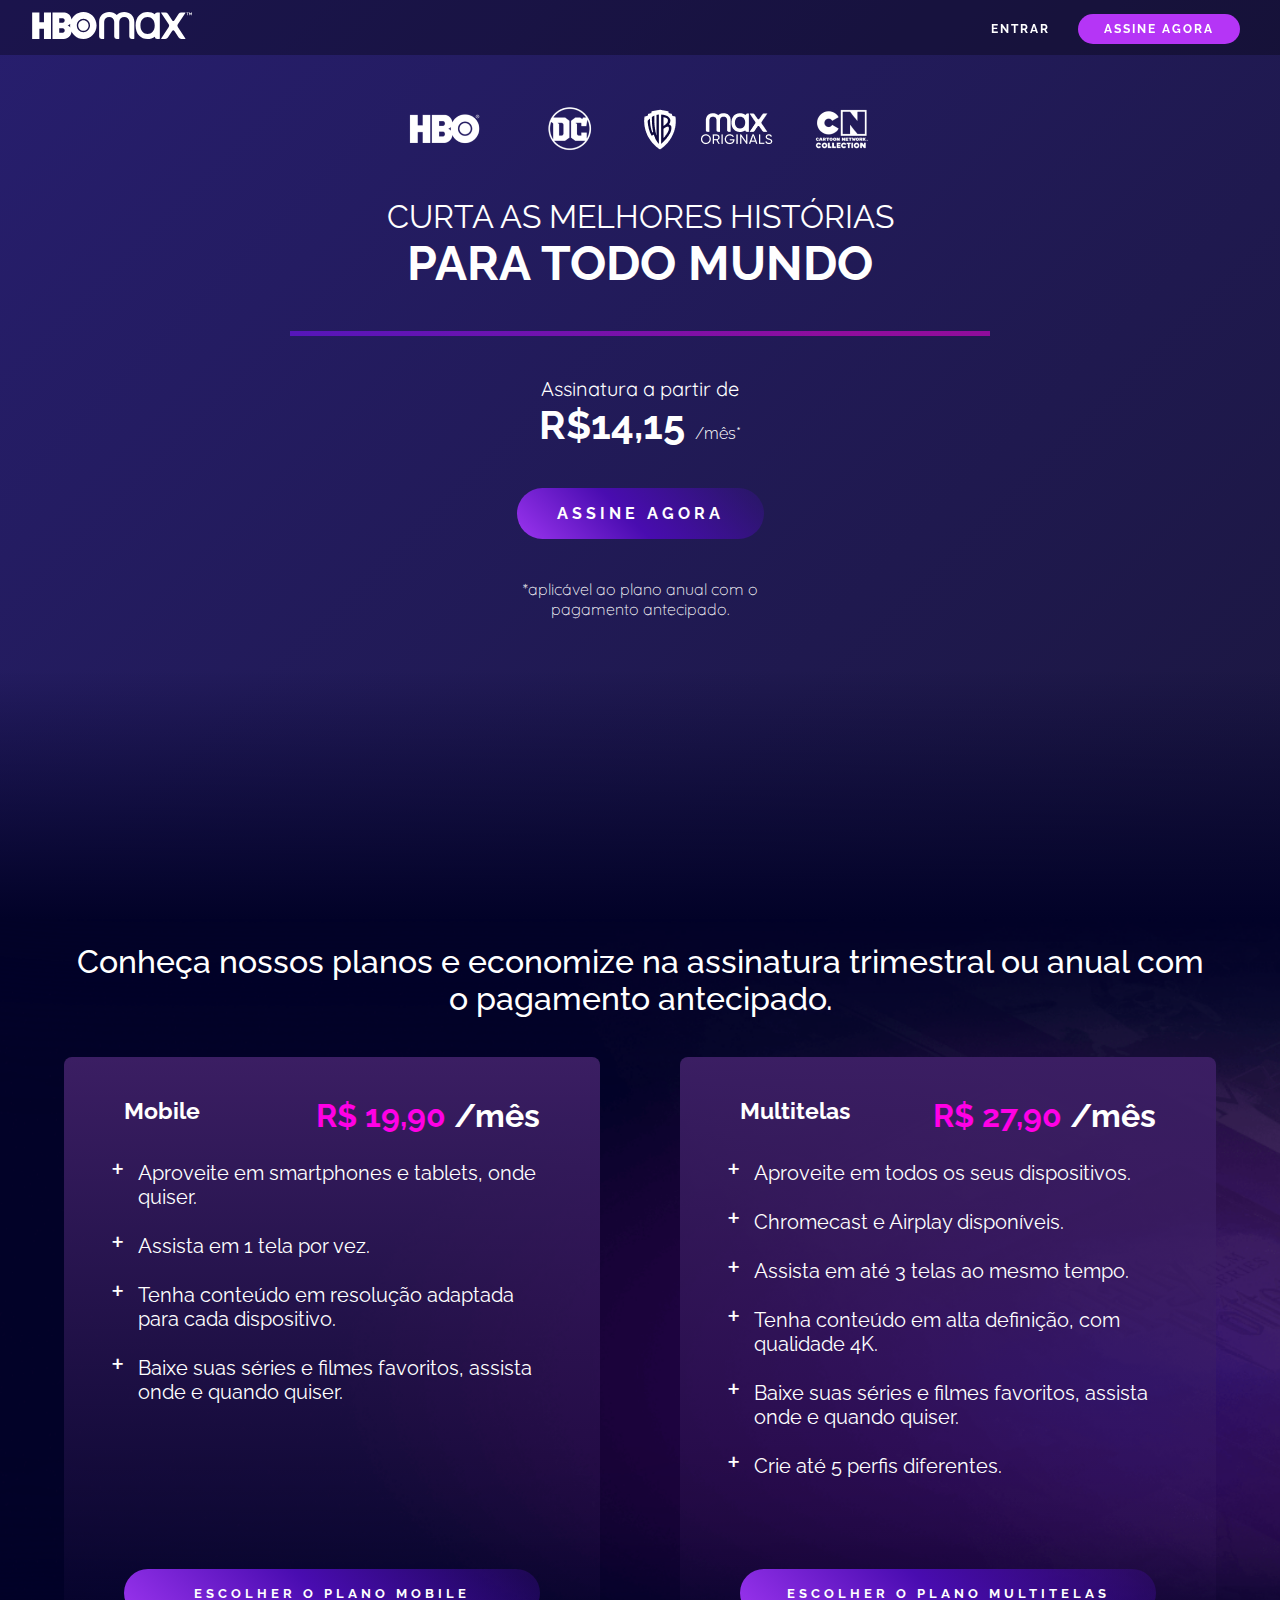
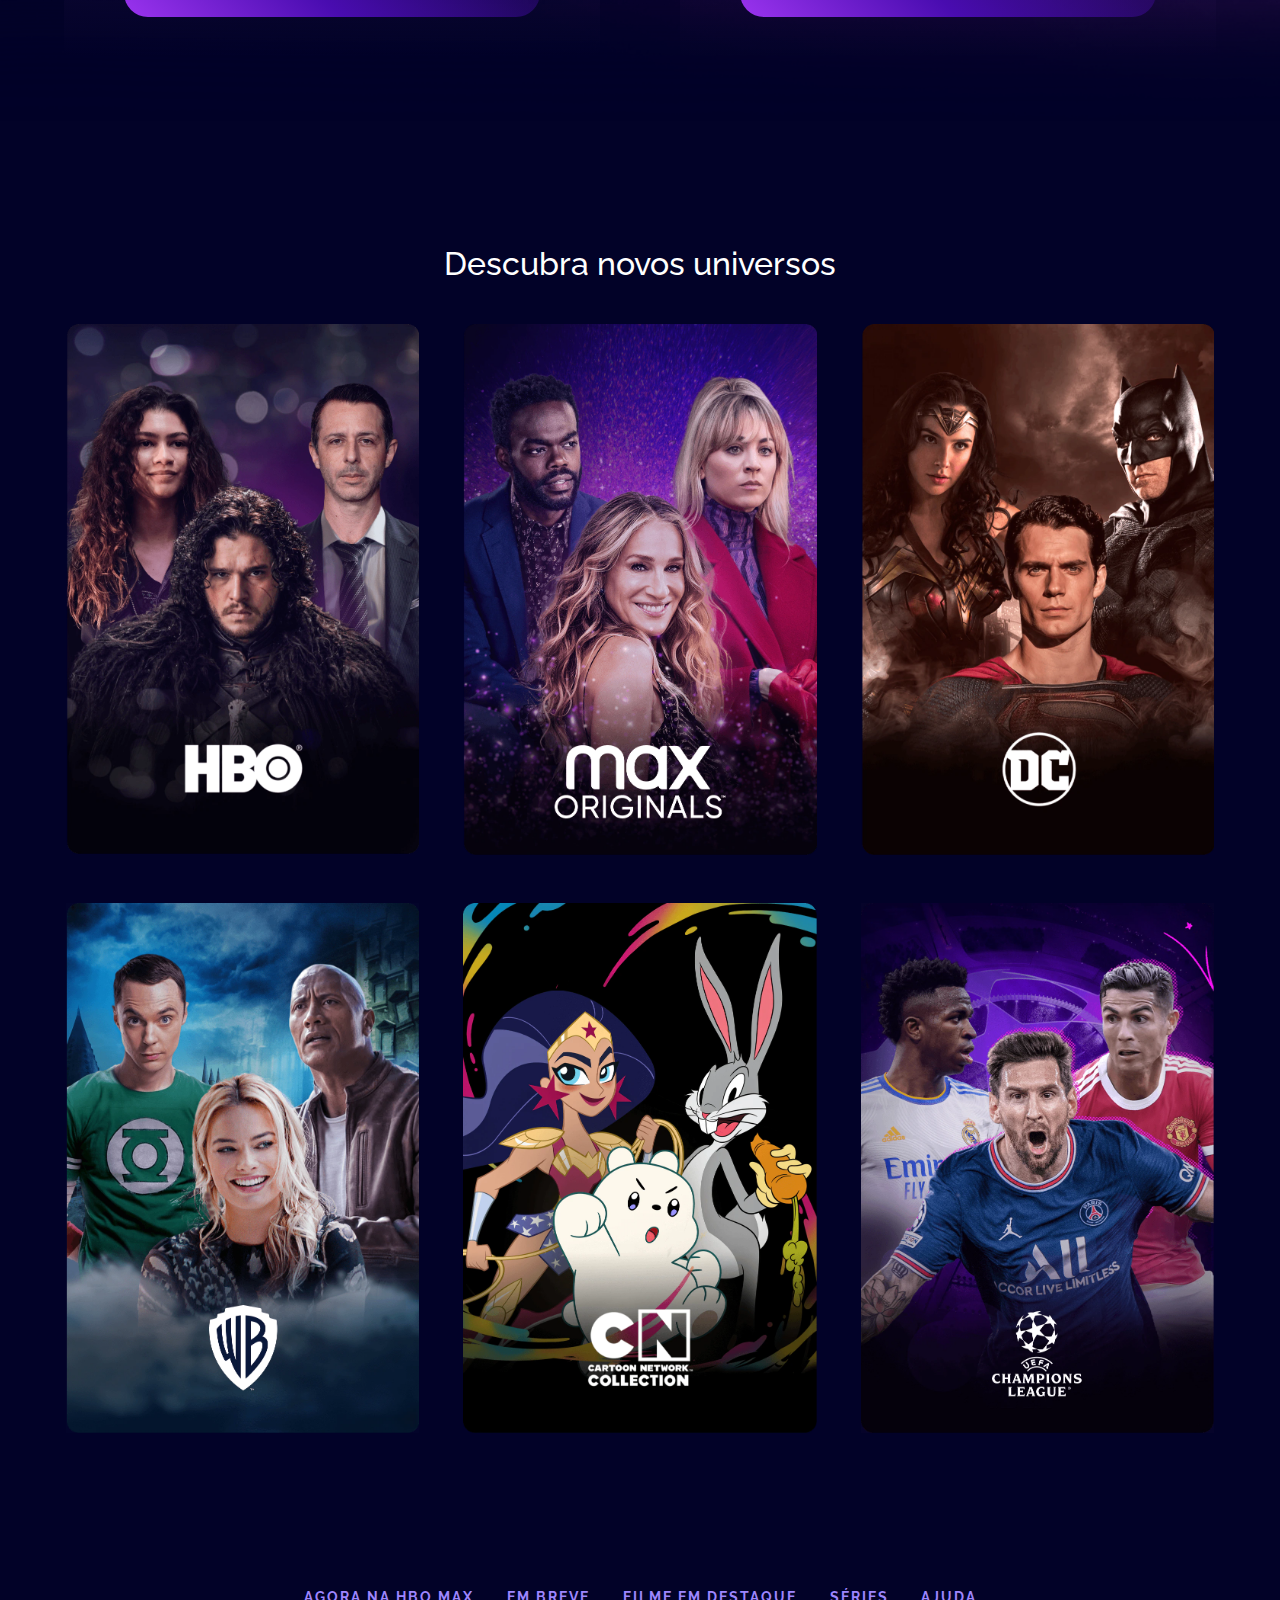
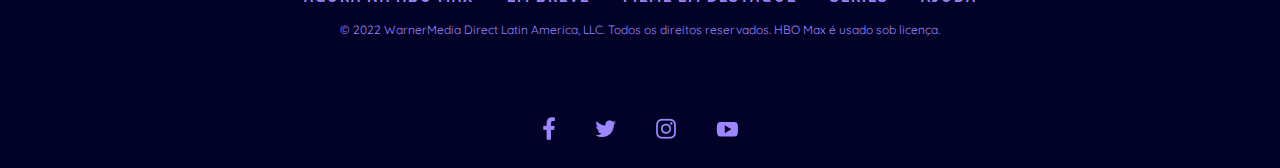
<file: index.html>
<!DOCTYPE html>
<html lang="en">
<head>
  <meta charset="UTF-8">
  <meta http-equiv="X-UA-Compatible" content="ie=edge">
  <meta name="viewport" content="width=device-width, initial-scale=1.0">
  <link rel="shortcut icon" href="assets/images/favicon-32x32.png" type="image/x-icon">
  <link rel="stylesheet" href="assets/css/style.css">
  <title>HBO Max</title>
</head>
<body>
  <nav class="menu">
    <a href="#">
      <img src="assets/images/hbo-logo.svg" alt="Logo HBOMAX" class="menu-logo">
    </a>
    <div>
      <a href="login.html" class="menu-item">entrar</a>
      <a href="#" class="menu-item menu-item-button">assine agora</a>
    </div>
  </nav>

  <header class="header">
    <div class="header-content">
      <div class="header-channels">
        <img class="header-channel" src="assets/images/hbo.png" alt="HBO">
        <img class="header-channel" src="assets/images/dc.png" alt="DC">
        <img class="header-channel" src="assets/images/wb.png" alt="WB">
        <img class="header-channel" src="assets/images/max_originals.png" alt="Max-originals">
        <img class="header-channel" src="assets/images/cartoon-network_neutral.png" alt="Cartoon-Network">
      </div>

      <h1 class="header-title">
        <span class="header-title--light">Curta as melhores histórias</span>
        Para todo mundo
      </h1>
      <div class="divider"></div>
        <div class="offer">
          <p>
            Assinatura a partir de
          </p>
          <p class="offer-price">
            R$14,15 <span class="offer-price--small">/mês*</span>
          </p>
        </div>
          <a href="#subscription" class="button button--gradient header-button">
            Assine agora
          </a>
          <p class="text-small">
            *aplicável ao plano anual com o pagamento antecipado.
          </p>
    </div>
  </header>

  <main>
    <!--planos-->
    <section id="subscription" class="subscription">
      <div class="container">
        <h2 class="title">
          Conheça nossos planos e economize na assinatura trimestral ou anual
          com o pagamento antecipado.
        </h2>
        <div class="subscription-plans">
          <div class="subscription-card">
            <div>
              <div class="subscription-plan">
                <h3>Mobile</h3>
                <p class="subscription-price">
                  R$ 19,90 <span class="text--small">/mês</span>
                </p>
              </div>

              <ul class="subscription-goals">
                <li class="subscription-description">
                  Aproveite em smartphones e tablets, onde quiser.
                </li>
                <li class="subscription-description">
                  Assista em 1 tela por vez.
                </li>
                <li class="subscription-description">
                  Tenha conteúdo em resolução adaptada para cada dispositivo.
                </li>
                <li class="subscription-description">
                  Baixe suas séries e filmes favoritos, assista onde e quando
                  quiser.
                </li>
              </ul>
            </div>
            <button class="button button--gradient">
              Escolher o Plano Mobile
            </button>
          </div>

          <div class="subscription-card">
            <div>
              <div class="subscription-plan">
                <h3>Multitelas</h3>
                <p class="subscription-price">
                  R$ 27,90 <span class="text--small">/mês</span>
                </p>
              </div>

              <ul>
                <li class="subscription-description">
                  Aproveite em todos os seus dispositivos.
                </li>
                <li class="subscription-description">
                  Chromecast e Airplay disponíveis.
                </li>
                <li class="subscription-description">
                  Assista em até 3 telas ao mesmo tempo.
                </li>
                <li class="subscription-description">
                  Tenha conteúdo em alta definição, com qualidade 4K.
                </li>
                <li class="subscription-description">
                  Baixe suas séries e filmes favoritos, assista onde e quando
                  quiser.
                </li>
                <li class="subscription-description">
                  Crie até 5 perfis diferentes.
                </li>
              </ul>
            </div>
            <button class="button button--gradient">
              Escolher o Plano Multitelas
            </button>
          </div>
        </div>
      </div>
    </section>
    <!--Main content-->
    <section id="contents" class="contents container">
      <h2 class="title">Descubra novos universos</h2>
      <div class="contents__container">
        <div class="contents__card">
          <img
            class="contents__image"
            src="assets/images/hbo-default_0.webp"
            alt="HBO"
          />
        </div>
        <div class="contents__card">
          <img
            class="contents__image"
            src="assets/images/MAX-Default.webp"
            alt="Max Originals"
          />
        </div>
        <div class="contents__card">
          <img
            class="contents__image"
            src="assets/images/DC_Default.webp"
            alt="DC"
          />
        </div>
        <div class="contents__card">
          <img
            class="contents__image"
            src="assets/images/WB-Default.webp"
            alt="Warner Bross"
          />
        </div>
        <div class="contents__card">
          <img
            class="contents__image"
            src="assets/images/CN-Default.webp"
            alt="Cartoon Network"
          />
        </div>
        <div class="contents__card">
          <img
            class="contents__image"
            src="assets/images/UCL-Default.webp"
            alt="UEFA Champions League"
          />
        </div>
      </div>
    </section>
  </main>
  <!--Footer-->
  <footer class="footer container">
    <div>
      <a class="footer-link" href="https://www.hbomax.com/br/pt/sitemap">
        Agora na HBO Max
      </a>
      <a class="footer-link" href="https://www.hbomax.com/br/pt/coming-soon">
        Em breve
      </a>
      <a class="footer-link" href="https://www.hbomax.com/br/pt/feature">
        Filme em destaque
      </a>
      <a class="footer-link" href="https://www.hbomax.com/br/pt/series"
        >Séries</a
      >
      <a class="footer-link" href="https://help.hbomax.com/br">Ajuda</a>
    </div>
    <p class="text--small footer__legal">
      © 2022 WarnerMedia Direct Latin America, LLC. Todos os direitos
      reservados. HBO Max é usado sob licença.
    </p>
    <div class="footer__social">
      <a
        href="https://www.facebook.com/HBOMaxBr/"
        class="footer__social-link"
      >
        <img src="assets/images/fb_0.png" alt="Facebook" />
      </a>
      <a href="https://twitter.com/HBOMaxBR" class="footer__social-link">
        <img src="assets/images/twitter_0.png" alt="Twitter" />
      </a>
      <a
        href="https://www.instagram.com/hbomaxbr/"
        class="footer__social-link"
      >
        <img src="assets/images/instagram_0.png" alt="Instagram" />
      </a>
      <a
        href="https://www.youtube.com/c/hbomaxbr"
        class="footer__social-link"
      >
        <img src="assets/images/youtube_0.png" alt="Youtube" />
      </a>
    </div>
  </footer>
</body>
</html>
</file>
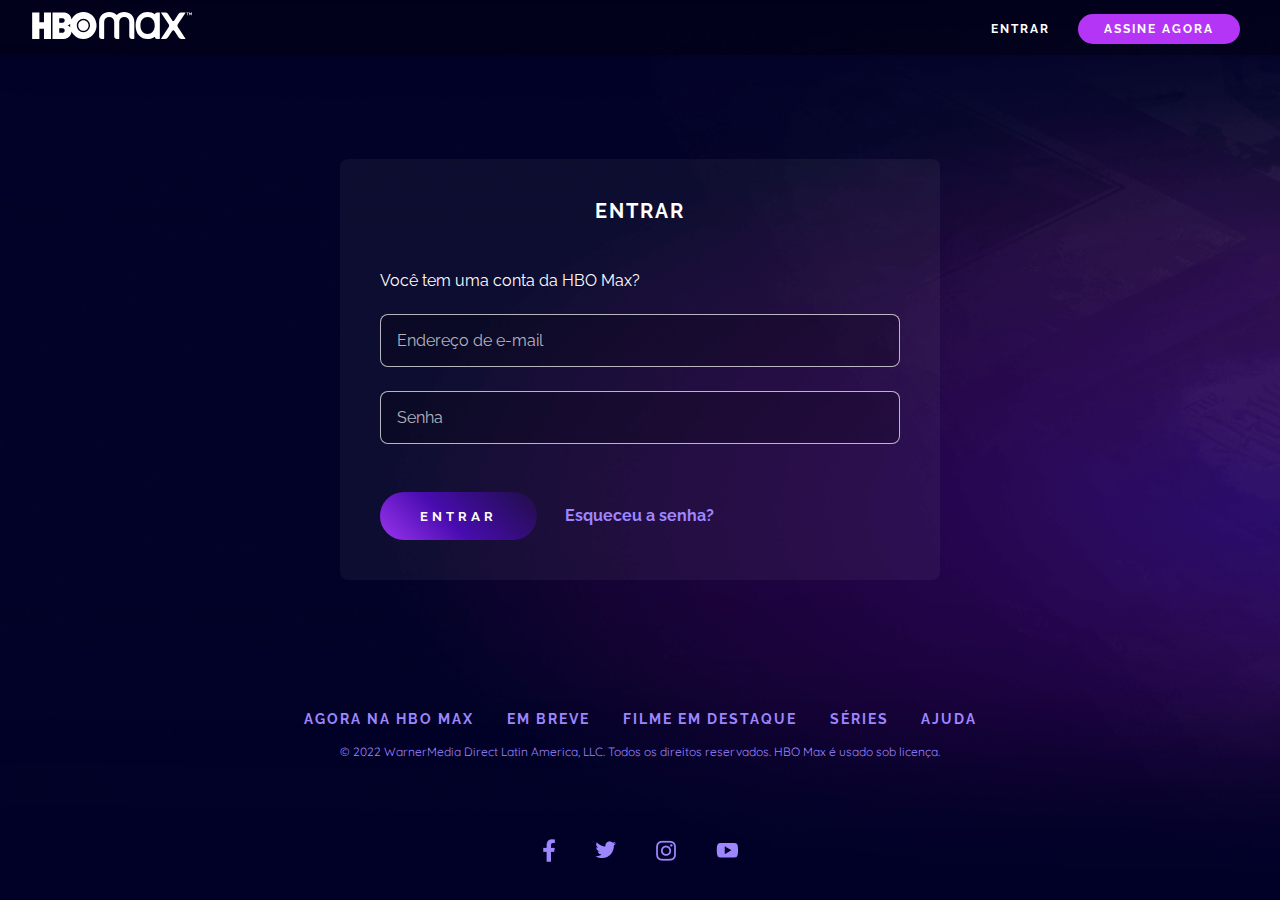
<file: login.html>
<!DOCTYPE html>
<html lang="en">
  <head>
    <meta charset="UTF-8" />
    <meta http-equiv="X-UA-Compatible" content="IE=edge" />
    <meta name="viewport" content="width=device-width, initial-scale=1.0" />
    <link rel="stylesheet" href="assets/css/login.css" />
    <title>Entrar | HBO Max</title>
  </head>
  <body>
    <nav class="menu">
      <a href="index.html">
        <img src="assets/images/hbo-logo.svg" alt="Logo HBOMAX" class="menu-logo">
      </a>
      <div>
        <a href="login.html" class="menu-item">entrar</a>
        <a href="#" class="menu-item menu-item-button">assine agora</a>
      </div>
    </nav>
    <main class="content">
      <form class="login container">
        <h1 class="login__title">Entrar</h1>
        <label class="login__label"> Você tem uma conta da HBO Max? </label>
        <input
          class="login__field"
          type="email"
          name="email"
          id="email"
          placeholder="Endereço de e-mail"
        />
        <input
          class="login__field"
          type="password"
          name="password"
          id="password"
          placeholder="Senha"
          minlength="8"
        />

        <div class="login__actions">
          <button type="submit" class="button button--gradient">Entrar</button>
          <a href="#" class="login__link"> Esqueceu a senha? </a>
        </div>
      </form>
    </main>

    <footer class="footer container">
      <div>
        <a class="footer-link" href="https://www.hbomax.com/br/pt/sitemap">
          Agora na HBO Max
        </a>
        <a class="footer-link" href="https://www.hbomax.com/br/pt/coming-soon">
          Em breve
        </a>
        <a class="footer-link" href="https://www.hbomax.com/br/pt/feature">
          Filme em destaque
        </a>
        <a class="footer-link" href="https://www.hbomax.com/br/pt/series"
          >Séries</a
        >
        <a class="footer-link" href="https://help.hbomax.com/br">Ajuda</a>
      </div>
      <p class="text--small footer__legal">
        © 2022 WarnerMedia Direct Latin America, LLC. Todos os direitos
        reservados. HBO Max é usado sob licença.
      </p>
      <div class="footer__social">
        <a
          href="https://www.facebook.com/HBOMaxBr/"
          class="footer__social-link"
        >
          <img src="assets/images/fb_0.png" alt="Facebook" />
        </a>
        <a href="https://twitter.com/HBOMaxBR" class="footer__social-link">
          <img src="assets/images/twitter_0.png" alt="Twitter" />
        </a>
        <a
          href="https://www.instagram.com/hbomaxbr/"
          class="footer__social-link"
        >
          <img src="assets/images/instagram_0.png" alt="Instagram" />
        </a>
        <a
          href="https://www.youtube.com/c/hbomaxbr"
          class="footer__social-link"
        >
          <img src="assets/images/youtube_0.png" alt="Youtube" />
        </a>
      </div>
    </footer>
  </body>
</html>
</file>
<file: assets/css/style.css>
@import url(global.css);


.header {
    position: relative;
    padding: 100px 0 300px;
    background: linear-gradient(-45deg, #56125b, #0f0f10, #271e6e);
    background-size: 400% 400%;
    animation: gradient 10s ease infinite alternate;
}
.header-content {
    display: flex;
    flex-direction: column;
    margin: auto;
    align-items: center;
    gap: 40px;
    padding: 0 40px;
}
.header-channels {
    display: flex;
    flex-wrap: wrap;
    justify-content: center;
    gap: 24px;
}
.header-channel {
    object-fit: contain;
}
.header-title {
    text-transform: uppercase;
    text-align: center;
    font-size: 3rem;
}
.header-title--light {
    display: block;
    font-weight: lighter;
    font-size: 2rem;
}
.header .text-small {
    max-width: 300px;
    text-align: center;
}
.text-small {
    font-size: 1rem;
    font-weight: 300;
  }
.header .header-button {
    animation: wiggle 2.2s linear infinite;
}
.header::after {
    content: "";
    width: 100%;
    height: 250px;
    position: absolute;
    bottom: 0;
    background: linear-gradient(0deg, var(--primary-color), transparent);
}
.divider {
    width: 70%;
    max-width: 700px;
    height: 5px;
    background: var(--divider-bg-color);
}
.offer {
    text-align: center;
    font-size: 1.25rem;
}
.offer-price {
    font-family: "Raleway", sans-serif;
    font-size: 2.5rem;
    font-weight: bold;
}
.offer-price--small {
    font-size: 1rem;
    font-weight: 300;
}
.title {
    font-size: 2rem;
    font-weight: 500;
}
.subscription {
    background: url("../images/background-movies-series.png") no-repeat;
    background-size: cover;
    position: relative;
}  
.subscription-plans {
    display: flex;
    justify-content: space-around;
    gap: 80px;
    margin: 40px 0;
    perspective: 2000px;
    perspective-origin: top;
}  
.subscription-card {
    background: var(--card-bg-color);
    padding: 40px 60px;
    border-radius: 8px;
    display: flex;
    min-height: 600px;
    flex-direction: column;
    justify-content: space-between;
    transition: transform 1s ease-in-out;
}  
.subscription-plans:has(.subscription-card:nth-child(1):hover)
    .subscription-card:nth-child(2) {
    transform: rotateY(-45deg);
}  
.subscription-plans:has(.subscription-card:nth-child(2):hover)
    .subscription-card:nth-child(1) {
    transform: rotateY(45deg);
}  
.subscription-description {
    text-align: left;
    list-style: none;
    font-size: 1.25rem;
    margin-bottom: 14px;
    padding-left: 14px;
}
.subscription-price {
    font-size: 2rem;
    font-family: "Raleway", sans-serif;
    color: var(--secondary-color);
    font-weight: 700;
} 
.subscription-price .text--small {
    color: var(--text-color);
} 
.subscription-description::marker {
    content: "+";
    font-size: 2rem;
    margin: 0 8px 0 0;
}
.subscription-plan {
    display: flex;
    justify-content: space-between;
    font-size: 1.25rem;
    margin-bottom: 16px;
}
.contents {
    margin: 100px auto;
} 
.contents__container {
    margin-top: 40px;
    display: grid;
    grid-template-columns: repeat(3, 1fr);
    gap: 40px;
}
.contents__card {
    border-radius: 16px;
    background-repeat: no-repeat;
    background-size: cover;
    background-position: center;
    border: 2px solid transparent;
    transition: transform 0.8s, background 0.8s, border 1s;
} 
.contents__card:hover {
    transform: scale(1.05);
    border: 2px solid var(--tertiary-color);
}  
.contents__card:hover .contents__image {
    opacity: 0;
}
.contents__image {
    width: 100%;
    object-fit: cover;
    object-position: center;
    transition: opacity 2s;
} 
.contents__card:nth-child(1):hover {
    background-image: url("../images/hbo-hover_0.webp");
} 
.contents__card:nth-child(2):hover {
    background-image: url("../images/MAX-Hover.webp");
}
.contents__card:nth-child(3):hover {
    background-image: url("../images/DC-Hover.webp");
}
.contents__card:nth-child(4):hover {
    background-image: url("../images/WB-Hover.webp");
}
.contents__card:nth-child(5):hover {
    background-image: url("../images/CN-Hover.png");
} 
.contents__card:nth-child(6):hover {
    background-image: url("../images/UCL-Hover.webp");
}


@media screen and (max-width: 1200px) {
.subscription-plans {
    gap: 40px;
}
.contents-container {
    gap: 32px;
}
}
@media screen and (max-width: 1140px) {
.subscription-plans {
    flex-direction: column;
    align-items: center;
}
.subscription-card {
    max-width: 600px;
}
} 
@media screen and (max-width: 800px) {
.contents-container {
    grid-template-columns: repeat(2, 1fr);
}
} 
@media screen and (max-width: 480px) {
.subscription-price {
    font-size: 1.5rem;
}
.subscription-description {
    font-size: 1rem;
} 
.subscription-plan {
    flex-direction: column;
    justify-content: center;
}
.subscription-card {
    padding: 40px;
}
.contents-container {
    grid-template-columns: repeat(6, 100%);
    grid-auto-flow: column;
    overflow: auto hidden;
}
}
@media (pointer: coarse) {
.contents-card:hover {
    transform: none;
}
.subscription-plans:has(.subscription__card:nth-child(1):hover)
.subscription-card:nth-child(2),
.subscription-plans:has(.subscription__card:nth-child(2):hover)
.subscription-card:nth-child(1) {
    transform: none;
}
}
@keyframes gradient {
    0% {
      background-position: 0% 50%;
    }
    50% {
      background-position: 100% 50%;
    }
    100% {
      background-position: 0% 50%;
    }
  }
</file>
<file: assets/css/login.css>
@import url("global.css");

body {
  background-image: url("../images/background-movies-series.png");
  background-size: cover;
  height: 100vh;
}

.content {
  display: flex;
  justify-content: center;
  align-items: center;
  font-family: "Quicksand", cursive;
  width: 100%;
  height: 70%;
  padding: 24px;
}
.menu {
    position: relative;
}
.login {
  width: 100%;
  max-width: 600px;
  background-color: var(--form-bg-color);
  border-radius: 8px;
  display: flex;
  flex-direction: column;
  gap: 24px;
  padding: 40px;
}

.login__title {
  letter-spacing: 2px;
  text-transform: uppercase;
  font-size: 1.25rem;
  margin-bottom: 24px;
}

.login__label {
  text-align: left;
}

.login__field {
  background: var(--form-field-bg-color);
  border: var(--form-field-border);
  border-radius: 8px;
  color: var(--text-color);
  padding: 16px;
  font-size: 1rem;
}

.login__field::placeholder {
  color: var(--form-field-placeholder);
}

.login__field:invalid {
  border-color: var(--form-field-error);
}

.login__actions {
  margin-top: 24px;
  text-align: left;
}

.login__link {
  color: var(--link-color);
  text-decoration: none;
  margin-left: 24px;
  font-weight: bold;
}

/* Media Queries */

@media screen and (max-width: 480px) {
  body {
    height: auto;
  }

  .login__actions .button {
    display: block;
    margin-bottom: 24px;
  }

  .login__link {
    margin: 0;
  }
}
</file>
